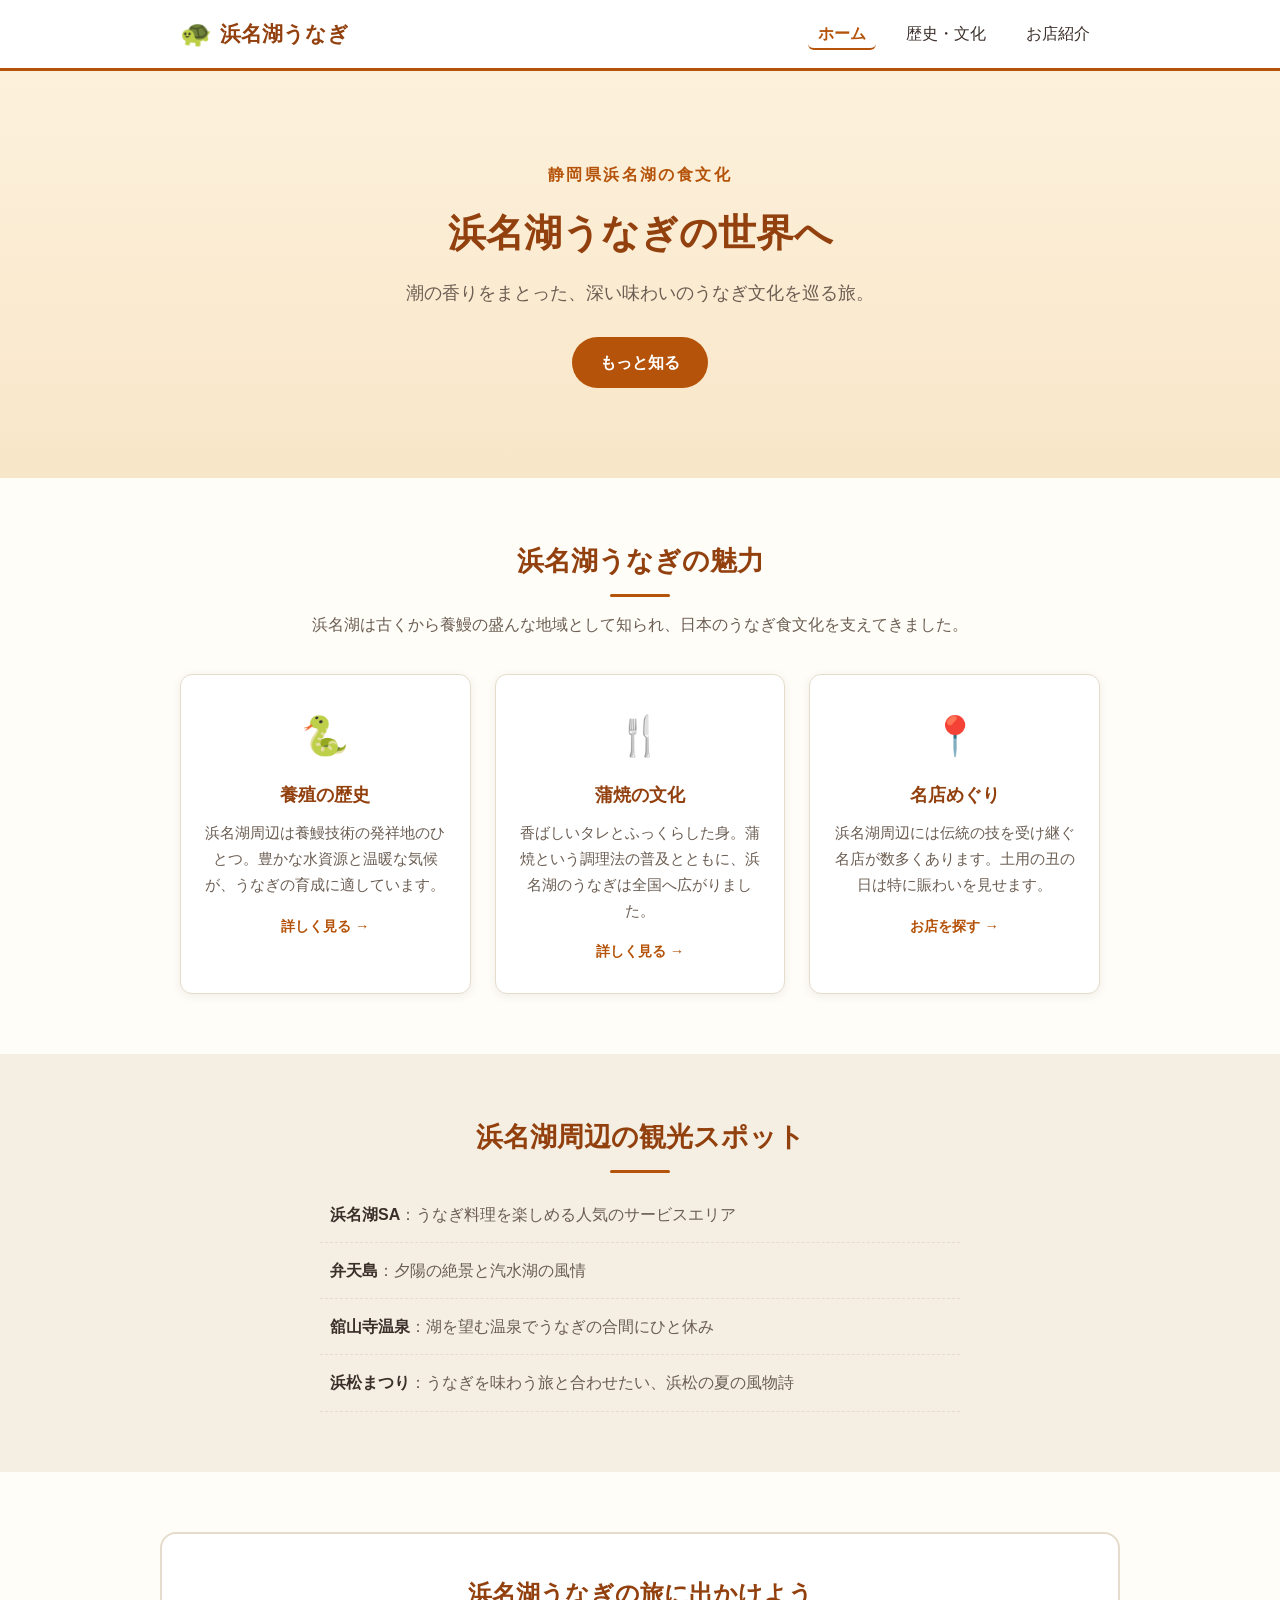
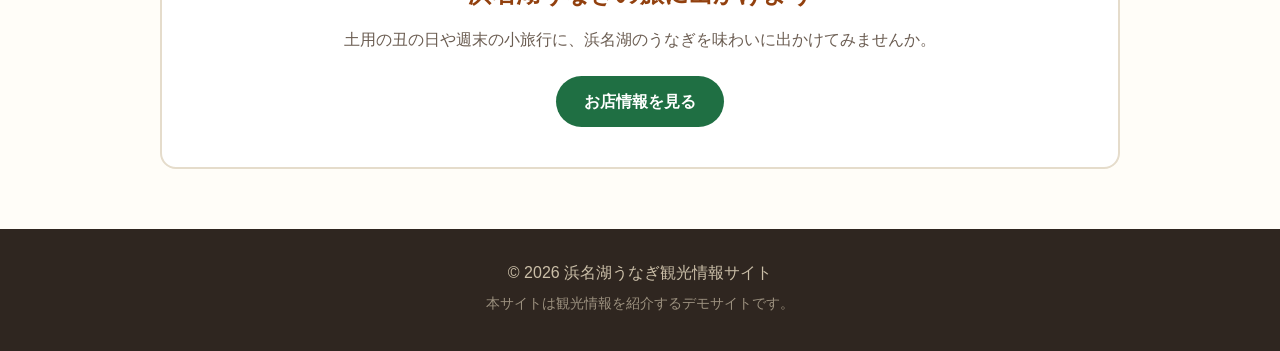
<file: index.html>
<!DOCTYPE html>
<html lang="ja">
<head>
  <meta charset="UTF-8">
  <meta name="viewport" content="width=device-width, initial-scale=1.0">
  <meta name="description" content="浜名湖うなぎの観光情報サイト。浜名湖のうなぎの歴史・文化、名店情報、浜名湖周辺の観光情報をご紹介します。">
  <title>浜名湖うなぎ | 歴史と文化の観光情報サイト</title>
  <link rel="stylesheet" href="css/style.css">
</head>
<body>
  <header class="site-header">
    <div class="container header-inner">
      <a href="index.html" class="brand">
        <span class="brand-mark">&#128034;</span>
        <span class="brand-text">浜名湖うなぎ</span>
      </a>
      <nav class="site-nav" aria-label="メインナビゲーション">
        <ul>
          <li><a href="index.html" class="active">ホーム</a></li>
          <li><a href="about.html">歴史・文化</a></li>
          <li><a href="shops.html">お店紹介</a></li>
        </ul>
      </nav>
    </div>
  </header>

  <main>
    <section class="hero">
      <div class="container">
        <p class="hero-eyebrow">静岡県浜名湖の食文化</p>
        <h1>浜名湖うなぎの世界へ</h1>
        <p class="hero-sub">潮の香りをまとった、深い味わいのうなぎ文化を巡る旅。</p>
        <a href="#feature" class="btn btn-primary">もっと知る</a>
      </div>
    </section>

    <section id="feature" class="section">
      <div class="container">
        <h2 class="section-title">浜名湖うなぎの魅力</h2>
        <p class="section-lead">浜名湖は古くから養鰻の盛んな地域として知られ、日本のうなぎ食文化を支えてきました。</p>
        <div class="card-grid">
          <article class="card">
            <div class="card-icon">&#128013;</div>
            <h3>養殖の歴史</h3>
            <p>浜名湖周辺は養鰻技術の発祥地のひとつ。豊かな水資源と温暖な気候が、うなぎの育成に適しています。</p>
            <a href="about.html#history" class="link-more">詳しく見る &rarr;</a>
          </article>
          <article class="card">
            <div class="card-icon">&#127860;</div>
            <h3>蒲焼の文化</h3>
            <p>香ばしいタレとふっくらした身。蒲焼という調理法の普及とともに、浜名湖のうなぎは全国へ広がりました。</p>
            <a href="about.html#culture" class="link-more">詳しく見る &rarr;</a>
          </article>
          <article class="card">
            <div class="card-icon">&#128205;</div>
            <h3>名店めぐり</h3>
            <p>浜名湖周辺には伝統の技を受け継ぐ名店が数多くあります。土用の丑の日は特に賑わいを見せます。</p>
            <a href="shops.html" class="link-more">お店を探す &rarr;</a>
          </article>
        </div>
      </div>
    </section>

    <section class="section section-tint">
      <div class="container">
        <h2 class="section-title">浜名湖周辺の観光スポット</h2>
        <ul class="spot-list">
          <li><strong>浜名湖SA</strong>：うなぎ料理を楽しめる人気のサービスエリア</li>
          <li><strong>弁天島</strong>：夕陽の絶景と汽水湖の風情</li>
          <li><strong>舘山寺温泉</strong>：湖を望む温泉でうなぎの合間にひと休み</li>
          <li><strong>浜松まつり</strong>：うなぎを味わう旅と合わせたい、浜松の夏の風物詩</li>
        </ul>
      </div>
    </section>

    <section class="section">
      <div class="container cta-box">
        <h2>浜名湖うなぎの旅に出かけよう</h2>
        <p>土用の丑の日や週末の小旅行に、浜名湖のうなぎを味わいに出かけてみませんか。</p>
        <a href="shops.html" class="btn btn-accent">お店情報を見る</a>
      </div>
    </section>
  </main>

  <footer class="site-footer">
    <div class="container footer-inner">
      <p>&copy; 2026 浜名湖うなぎ観光情報サイト</p>
      <p class="footer-note">本サイトは観光情報を紹介するデモサイトです。</p>
    </div>
  </footer>
</body>
</html>
</file>
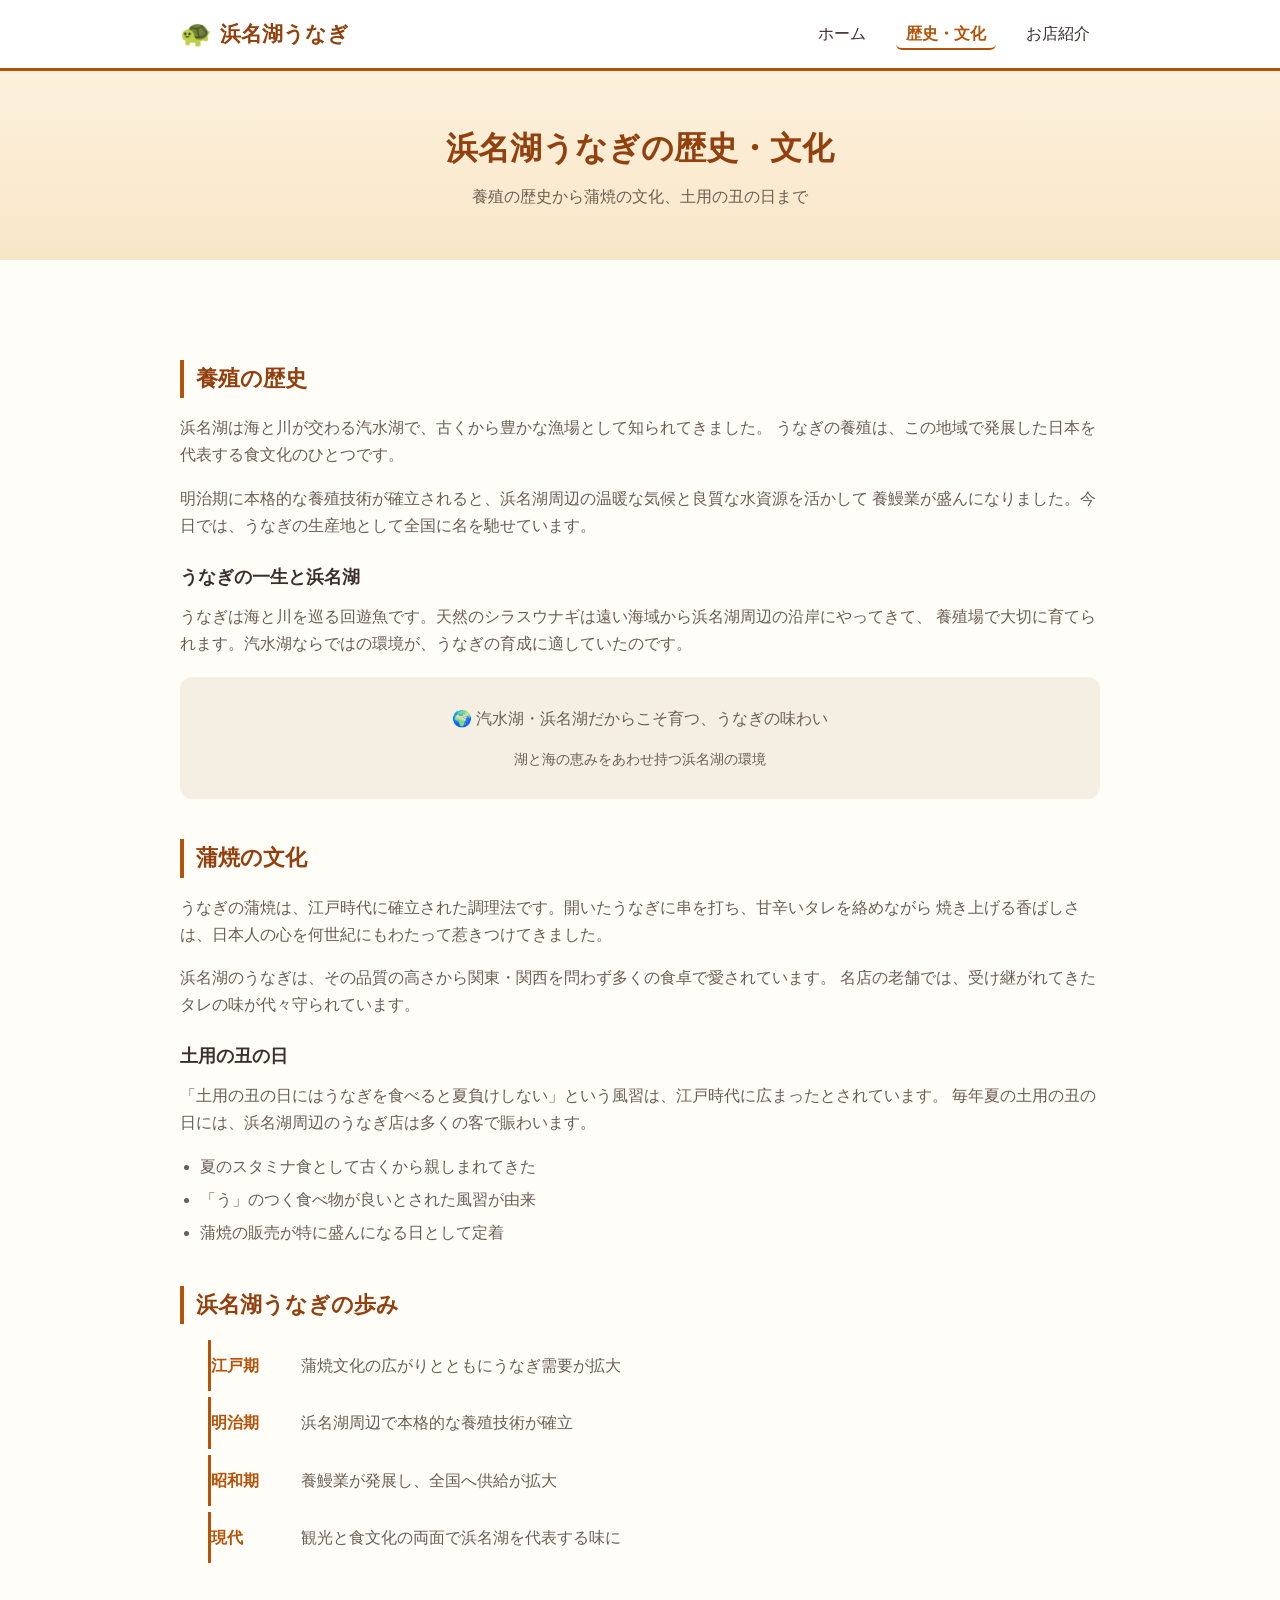
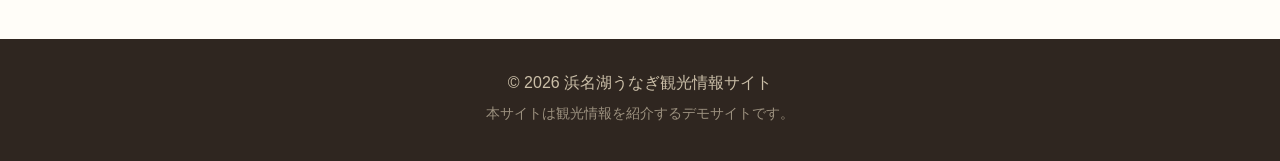
<file: about.html>
<!DOCTYPE html>
<html lang="ja">
<head>
  <meta charset="UTF-8">
  <meta name="viewport" content="width=device-width, initial-scale=1.0">
  <meta name="description" content="浜名湖うなぎの歴史と文化について。養殖の歴史、蒲焼の文化、土用の丑の日の由来をご紹介します。">
  <title>歴史・文化 | 浜名湖うなぎ</title>
  <link rel="stylesheet" href="css/style.css">
</head>
<body>
  <header class="site-header">
    <div class="container header-inner">
      <a href="index.html" class="brand">
        <span class="brand-mark">&#128034;</span>
        <span class="brand-text">浜名湖うなぎ</span>
      </a>
      <nav class="site-nav" aria-label="メインナビゲーション">
        <ul>
          <li><a href="index.html">ホーム</a></li>
          <li><a href="about.html" class="active">歴史・文化</a></li>
          <li><a href="shops.html">お店紹介</a></li>
        </ul>
      </nav>
    </div>
  </header>

  <main>
    <section class="page-hero">
      <div class="container">
        <h1>浜名湖うなぎの歴史・文化</h1>
        <p>養殖の歴史から蒲焼の文化、土用の丑の日まで</p>
      </div>
    </section>

    <section class="section">
      <div class="container article">
        <h2 id="history">養殖の歴史</h2>
        <p>
          浜名湖は海と川が交わる汽水湖で、古くから豊かな漁場として知られてきました。
          うなぎの養殖は、この地域で発展した日本を代表する食文化のひとつです。
        </p>
        <p>
          明治期に本格的な養殖技術が確立されると、浜名湖周辺の温暖な気候と良質な水資源を活かして
          養鰻業が盛んになりました。今日では、うなぎの生産地として全国に名を馳せています。
        </p>

        <h3>うなぎの一生と浜名湖</h3>
        <p>
          うなぎは海と川を巡る回遊魚です。天然のシラスウナギは遠い海域から浜名湖周辺の沿岸にやってきて、
          養殖場で大切に育てられます。汽水湖ならではの環境が、うなぎの育成に適していたのです。
        </p>

        <figure>
          <p class="section-lead">&#127757; 汽水湖・浜名湖だからこそ育つ、うなぎの味わい</p>
          <figcaption>湖と海の恵みをあわせ持つ浜名湖の環境</figcaption>
        </figure>

        <h2 id="culture">蒲焼の文化</h2>
        <p>
          うなぎの蒲焼は、江戸時代に確立された調理法です。開いたうなぎに串を打ち、甘辛いタレを絡めながら
          焼き上げる香ばしさは、日本人の心を何世紀にもわたって惹きつけてきました。
        </p>
        <p>
          浜名湖のうなぎは、その品質の高さから関東・関西を問わず多くの食卓で愛されています。
          名店の老舗では、受け継がれてきたタレの味が代々守られています。
        </p>

        <h3>土用の丑の日</h3>
        <p>
          「土用の丑の日にはうなぎを食べると夏負けしない」という風習は、江戸時代に広まったとされています。
          毎年夏の土用の丑の日には、浜名湖周辺のうなぎ店は多くの客で賑わいます。
        </p>
        <ul>
          <li>夏のスタミナ食として古くから親しまれてきた</li>
          <li>「う」のつく食べ物が良いとされた風習が由来</li>
          <li>蒲焼の販売が特に盛んになる日として定着</li>
        </ul>

        <h2 id="timeline">浜名湖うなぎの歩み</h2>
        <ul class="timeline">
          <li><span class="year">江戸期</span>蒲焼文化の広がりとともにうなぎ需要が拡大</li>
          <li><span class="year">明治期</span>浜名湖周辺で本格的な養殖技術が確立</li>
          <li><span class="year">昭和期</span>養鰻業が発展し、全国へ供給が拡大</li>
          <li><span class="year">現代</span>観光と食文化の両面で浜名湖を代表する味に</li>
        </ul>
      </div>
    </section>
  </main>

  <footer class="site-footer">
    <div class="container footer-inner">
      <p>&copy; 2026 浜名湖うなぎ観光情報サイト</p>
      <p class="footer-note">本サイトは観光情報を紹介するデモサイトです。</p>
    </div>
  </footer>
</body>
</html>
</file>
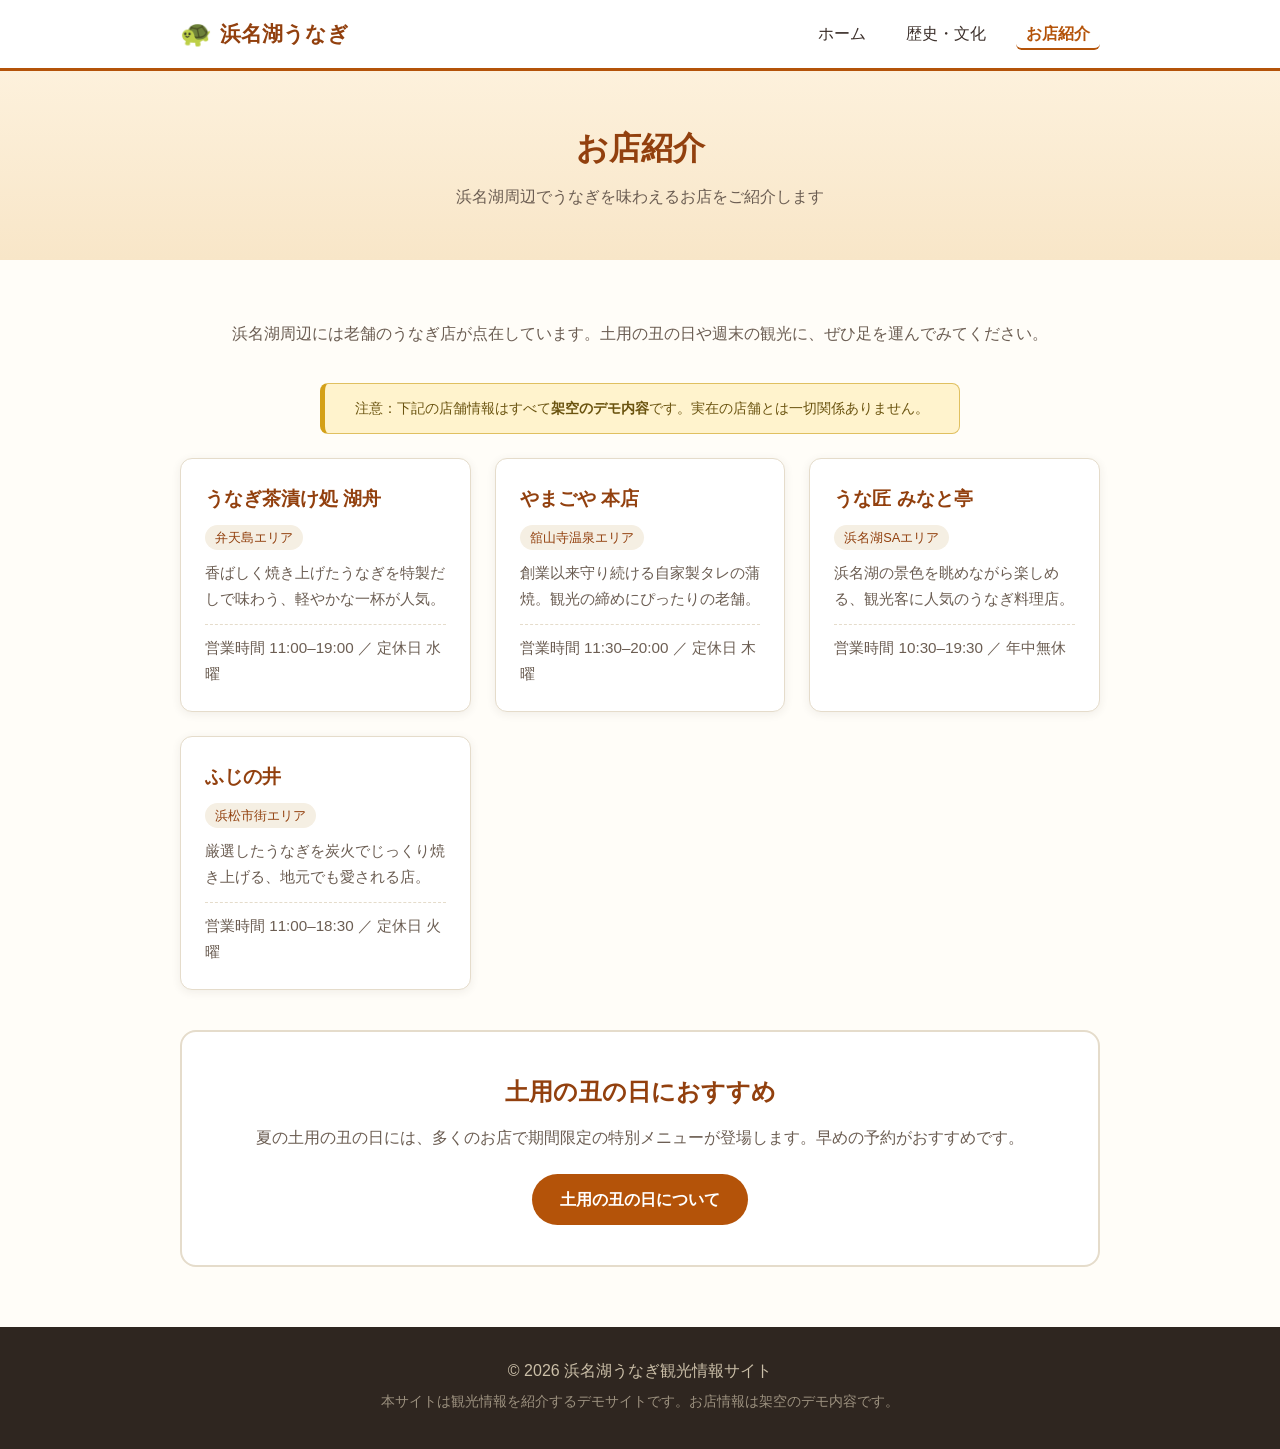
<file: shops.html>
<!DOCTYPE html>
<html lang="ja">
<head>
  <meta charset="UTF-8">
  <meta name="viewport" content="width=device-width, initial-scale=1.0">
  <meta name="description" content="浜名湖周辺のうなぎの名店を紹介。老舗から人気店まで、土用の丑の日に訪れたいお店をご案内します。">
  <title>お店紹介 | 浜名湖うなぎ</title>
  <link rel="stylesheet" href="css/style.css">
</head>
<body>
  <header class="site-header">
    <div class="container header-inner">
      <a href="index.html" class="brand">
        <span class="brand-mark">&#128034;</span>
        <span class="brand-text">浜名湖うなぎ</span>
      </a>
      <nav class="site-nav" aria-label="メインナビゲーション">
        <ul>
          <li><a href="index.html">ホーム</a></li>
          <li><a href="about.html">歴史・文化</a></li>
          <li><a href="shops.html" class="active">お店紹介</a></li>
        </ul>
      </nav>
    </div>
  </header>

  <main>
    <section class="page-hero">
      <div class="container">
        <h1>お店紹介</h1>
        <p>浜名湖周辺でうなぎを味わえるお店をご紹介します</p>
      </div>
    </section>

    <section class="section">
      <div class="container">
        <p class="section-lead">
          浜名湖周辺には老舗のうなぎ店が点在しています。土用の丑の日や週末の観光に、ぜひ足を運んでみてください。
        </p>
        <p class="notice">
          注意：下記の店舗情報はすべて<b>架空のデモ内容</b>です。実在の店舗とは一切関係ありません。
        </p>
        <div class="shop-grid">
          <article class="shop-card">
            <h3>うなぎ茶漬け処 湖舟</h3>
            <span class="shop-tag">弁天島エリア</span>
            <p>香ばしく焼き上げたうなぎを特製だしで味わう、軽やかな一杯が人気。</p>
            <p class="shop-meta">営業時間 11:00&ndash;19:00 ／ 定休日 水曜</p>
          </article>

          <article class="shop-card">
            <h3>やまごや 本店</h3>
            <span class="shop-tag">舘山寺温泉エリア</span>
            <p>創業以来守り続ける自家製タレの蒲焼。観光の締めにぴったりの老舗。</p>
            <p class="shop-meta">営業時間 11:30&ndash;20:00 ／ 定休日 木曜</p>
          </article>

          <article class="shop-card">
            <h3>うな匠 みなと亭</h3>
            <span class="shop-tag">浜名湖SAエリア</span>
            <p>浜名湖の景色を眺めながら楽しめる、観光客に人気のうなぎ料理店。</p>
            <p class="shop-meta">営業時間 10:30&ndash;19:30 ／ 年中無休</p>
          </article>

          <article class="shop-card">
            <h3>ふじの井</h3>
            <span class="shop-tag">浜松市街エリア</span>
            <p>厳選したうなぎを炭火でじっくり焼き上げる、地元でも愛される店。</p>
            <p class="shop-meta">営業時間 11:00&ndash;18:30 ／ 定休日 火曜</p>
          </article>
        </div>

        <div class="cta-box" style="margin-top: 40px;">
          <h2>土用の丑の日におすすめ</h2>
          <p>夏の土用の丑の日には、多くのお店で期間限定の特別メニューが登場します。早めの予約がおすすめです。</p>
          <a href="about.html#culture" class="btn btn-primary">土用の丑の日について</a>
        </div>
      </div>
    </section>
  </main>

  <footer class="site-footer">
    <div class="container footer-inner">
      <p>&copy; 2026 浜名湖うなぎ観光情報サイト</p>
      <p class="footer-note">本サイトは観光情報を紹介するデモサイトです。お店情報は架空のデモ内容です。</p>
    </div>
  </footer>
</body>
</html>
</file>
<file: css/style.css>
:root {
  --color-primary: #b45309;
  --color-primary-dark: #92400e;
  --color-accent: #1f6f43;
  --color-bg: #fffdf8;
  --color-tint: #f5efe3;
  --color-text: #3b2f2a;
  --color-text-soft: #6b5d52;
  --color-border: #e5dccb;
  --shadow-card: 0 2px 10px rgba(59, 47, 42, 0.08);
}

* {
  margin: 0;
  padding: 0;
  box-sizing: border-box;
}

html {
  scroll-behavior: smooth;
}

body {
  font-family: "Hiragino Kaku Gothic ProN", "Hiragino Sans", "Yu Gothic", "Meiryo", sans-serif;
  color: var(--color-text);
  background: var(--color-bg);
  line-height: 1.7;
}

.container {
  max-width: 960px;
  margin: 0 auto;
  padding: 0 20px;
}

/* ---------- Header ---------- */
.site-header {
  background: #fff;
  border-bottom: 3px solid var(--color-primary);
  position: sticky;
  top: 0;
  z-index: 10;
}

.header-inner {
  display: flex;
  align-items: center;
  justify-content: space-between;
  flex-wrap: wrap;
  padding-top: 12px;
  padding-bottom: 12px;
}

.brand {
  display: inline-flex;
  align-items: center;
  gap: 8px;
  text-decoration: none;
  color: var(--color-primary-dark);
  font-weight: bold;
  font-size: 1.3rem;
}

.brand-mark {
  font-size: 1.6rem;
}

.site-nav ul {
  display: flex;
  list-style: none;
  gap: 20px;
}

.site-nav a {
  text-decoration: none;
  color: var(--color-text);
  padding: 6px 10px;
  border-radius: 6px;
  transition: background 0.2s, color 0.2s;
}

.site-nav a:hover {
  background: var(--color-tint);
  color: var(--color-primary);
}

.site-nav a.active {
  color: var(--color-primary);
  font-weight: bold;
  border-bottom: 2px solid var(--color-primary);
}

/* ---------- Hero ---------- */
.hero {
  background: linear-gradient(180deg, #fdf1dc, #f8e6c8);
  text-align: center;
  padding: 90px 20px;
}

.hero-eyebrow {
  color: var(--color-primary);
  font-weight: bold;
  letter-spacing: 0.15em;
  margin-bottom: 12px;
}

.hero h1 {
  font-size: 2.4rem;
  color: var(--color-primary-dark);
  margin-bottom: 14px;
}

.hero-sub {
  font-size: 1.1rem;
  color: var(--color-text-soft);
  margin-bottom: 28px;
}

/* ---------- Buttons ---------- */
.btn {
  display: inline-block;
  text-decoration: none;
  padding: 12px 28px;
  border-radius: 999px;
  font-weight: bold;
  transition: filter 0.2s, transform 0.2s;
}

.btn:hover {
  filter: brightness(0.92);
  transform: translateY(-1px);
}

.btn-primary {
  background: var(--color-primary);
  color: #fff;
}

.btn-accent {
  background: var(--color-accent);
  color: #fff;
}

/* ---------- Sections ---------- */
.section {
  padding: 60px 20px;
}

.section-tint {
  background: var(--color-tint);
}

.section-title {
  font-size: 1.7rem;
  color: var(--color-primary-dark);
  text-align: center;
  margin-bottom: 14px;
}

.section-title::after {
  content: "";
  display: block;
  width: 60px;
  height: 3px;
  background: var(--color-primary);
  margin: 10px auto 0;
  border-radius: 2px;
}

.section-lead {
  text-align: center;
  color: var(--color-text-soft);
  margin-bottom: 36px;
}

/* ---------- Cards ---------- */
.card-grid {
  display: grid;
  grid-template-columns: repeat(auto-fit, minmax(240px, 1fr));
  gap: 24px;
}

.card {
  background: #fff;
  border: 1px solid var(--color-border);
  border-radius: 12px;
  padding: 28px 22px;
  box-shadow: var(--shadow-card);
  text-align: center;
}

.card-icon {
  font-size: 2.4rem;
  margin-bottom: 10px;
}

.card h3 {
  color: var(--color-primary-dark);
  margin-bottom: 10px;
  font-size: 1.15rem;
}

.card p {
  color: var(--color-text-soft);
  font-size: 0.95rem;
  margin-bottom: 14px;
}

.link-more {
  color: var(--color-primary);
  text-decoration: none;
  font-weight: bold;
  font-size: 0.9rem;
}

.link-more:hover {
  text-decoration: underline;
}

/* ---------- Spot list ---------- */
.spot-list {
  list-style: none;
  max-width: 640px;
  margin: 0 auto;
}

.spot-list li {
  padding: 14px 10px;
  border-bottom: 1px dashed var(--color-border);
  color: var(--color-text-soft);
}

.spot-list strong {
  color: var(--color-text);
}

/* ---------- CTA ---------- */
.cta-box {
  text-align: center;
  border: 2px solid var(--color-border);
  border-radius: 16px;
  padding: 40px 24px;
  background: #fff;
}

.cta-box h2 {
  color: var(--color-primary-dark);
  margin-bottom: 12px;
}

.cta-box p {
  color: var(--color-text-soft);
  margin-bottom: 22px;
}

/* ---------- Page header (sub pages) ---------- */
.page-hero {
  background: linear-gradient(180deg, #fdf1dc, #f8e6c8);
  padding: 50px 20px;
  text-align: center;
}

.page-hero h1 {
  font-size: 2rem;
  color: var(--color-primary-dark);
}

.page-hero p {
  color: var(--color-text-soft);
  margin-top: 8px;
}

/* ---------- Article / prose ---------- */
.article h2 {
  color: var(--color-primary-dark);
  font-size: 1.4rem;
  margin: 40px 0 16px;
  padding-left: 12px;
  border-left: 4px solid var(--color-primary);
}

.article h3 {
  color: var(--color-text);
  font-size: 1.1rem;
  margin: 24px 0 10px;
}

.article p {
  margin-bottom: 16px;
  color: var(--color-text-soft);
}

.article figure {
  background: var(--color-tint);
  border-radius: 12px;
  padding: 28px;
  margin: 20px 0;
  text-align: center;
}

.article figcaption {
  font-size: 0.85rem;
  color: var(--color-text-soft);
}

.article ul {
  margin: 0 0 16px 20px;
  color: var(--color-text-soft);
}

.article li {
  margin-bottom: 6px;
}

/* ---------- Timeline ---------- */
.timeline {
  list-style: none;
  margin: 20px 0;
}

.timeline li {
  position: relative;
  padding: 12px 0 12px 90px;
  border-left: 3px solid var(--color-primary);
  margin-left: 8px;
}

.timeline .year {
  position: absolute;
  left: 0;
  font-weight: bold;
  color: var(--color-primary);
}

/* ---------- Notice ---------- */
.notice {
  max-width: 640px;
  margin: 0 auto 24px;
  background: #fff3cd;
  border: 1px solid #e0c060;
  border-left: 5px solid #d4a017;
  color: #6b5410;
  border-radius: 8px;
  padding: 12px 16px;
  font-size: 0.9rem;
  text-align: center;
}

/* ---------- Shops ---------- */
.shop-grid {
  display: grid;
  grid-template-columns: repeat(auto-fit, minmax(280px, 1fr));
  gap: 24px;
  margin-top: 12px;
}

.shop-card {
  background: #fff;
  border: 1px solid var(--color-border);
  border-radius: 12px;
  padding: 24px;
  box-shadow: var(--shadow-card);
}

.shop-card h3 {
  color: var(--color-primary-dark);
  margin-bottom: 8px;
}

.shop-tag {
  display: inline-block;
  background: var(--color-tint);
  color: var(--color-primary-dark);
  font-size: 0.8rem;
  padding: 2px 10px;
  border-radius: 999px;
  margin-bottom: 10px;
}

.shop-card p {
  color: var(--color-text-soft);
  font-size: 0.95rem;
}

.shop-meta {
  margin-top: 12px;
  font-size: 0.85rem;
  color: var(--color-text-soft);
  border-top: 1px dashed var(--color-border);
  padding-top: 10px;
}

/* ---------- Footer ---------- */
.site-footer {
  background: #2f2620;
  color: #cbbfa8;
  padding: 30px 20px;
  text-align: center;
}

.footer-inner p {
  margin-bottom: 6px;
}

.footer-note {
  font-size: 0.85rem;
  opacity: 0.7;
}

/* ---------- Responsive ---------- */
@media (max-width: 640px) {
  .header-inner {
    justify-content: center;
    gap: 10px;
  }

  .hero h1 {
    font-size: 1.8rem;
  }

  .section {
    padding: 40px 16px;
  }

  .timeline li {
    padding-left: 72px;
  }
}
</file>
